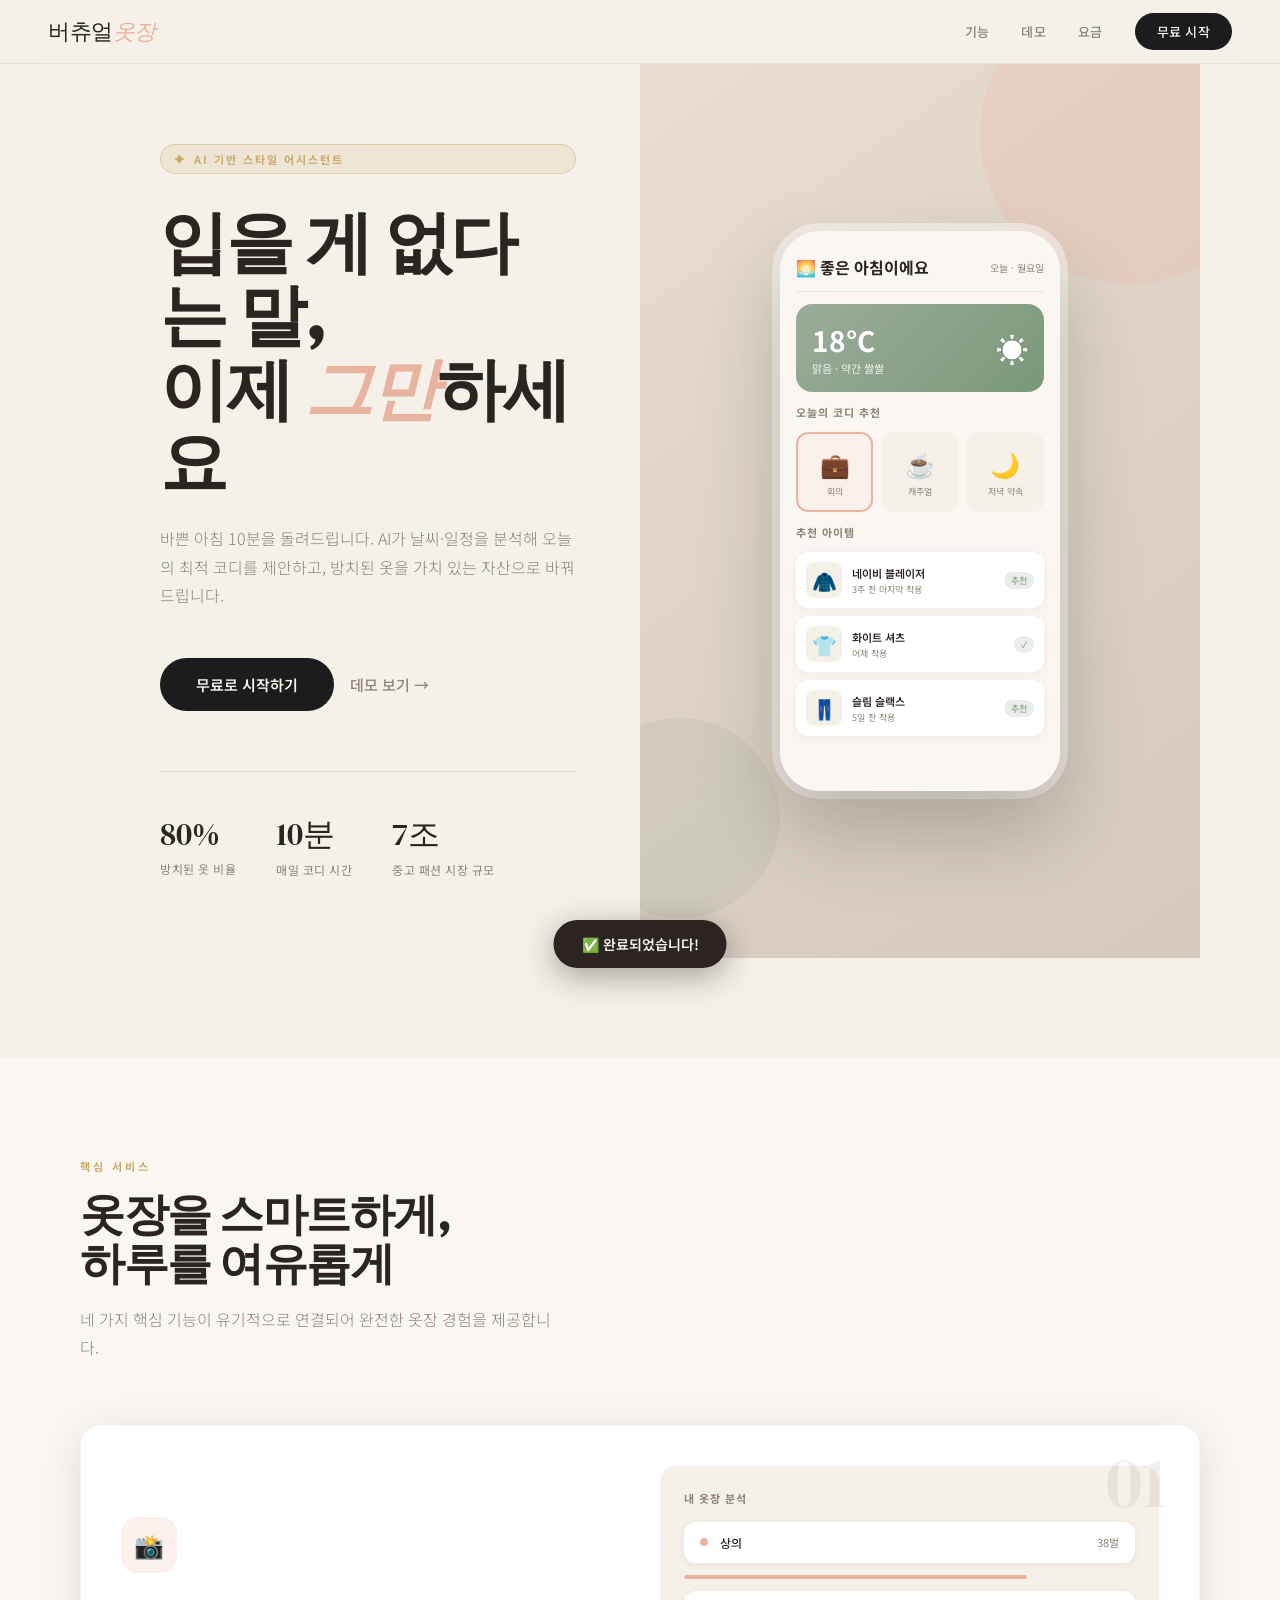
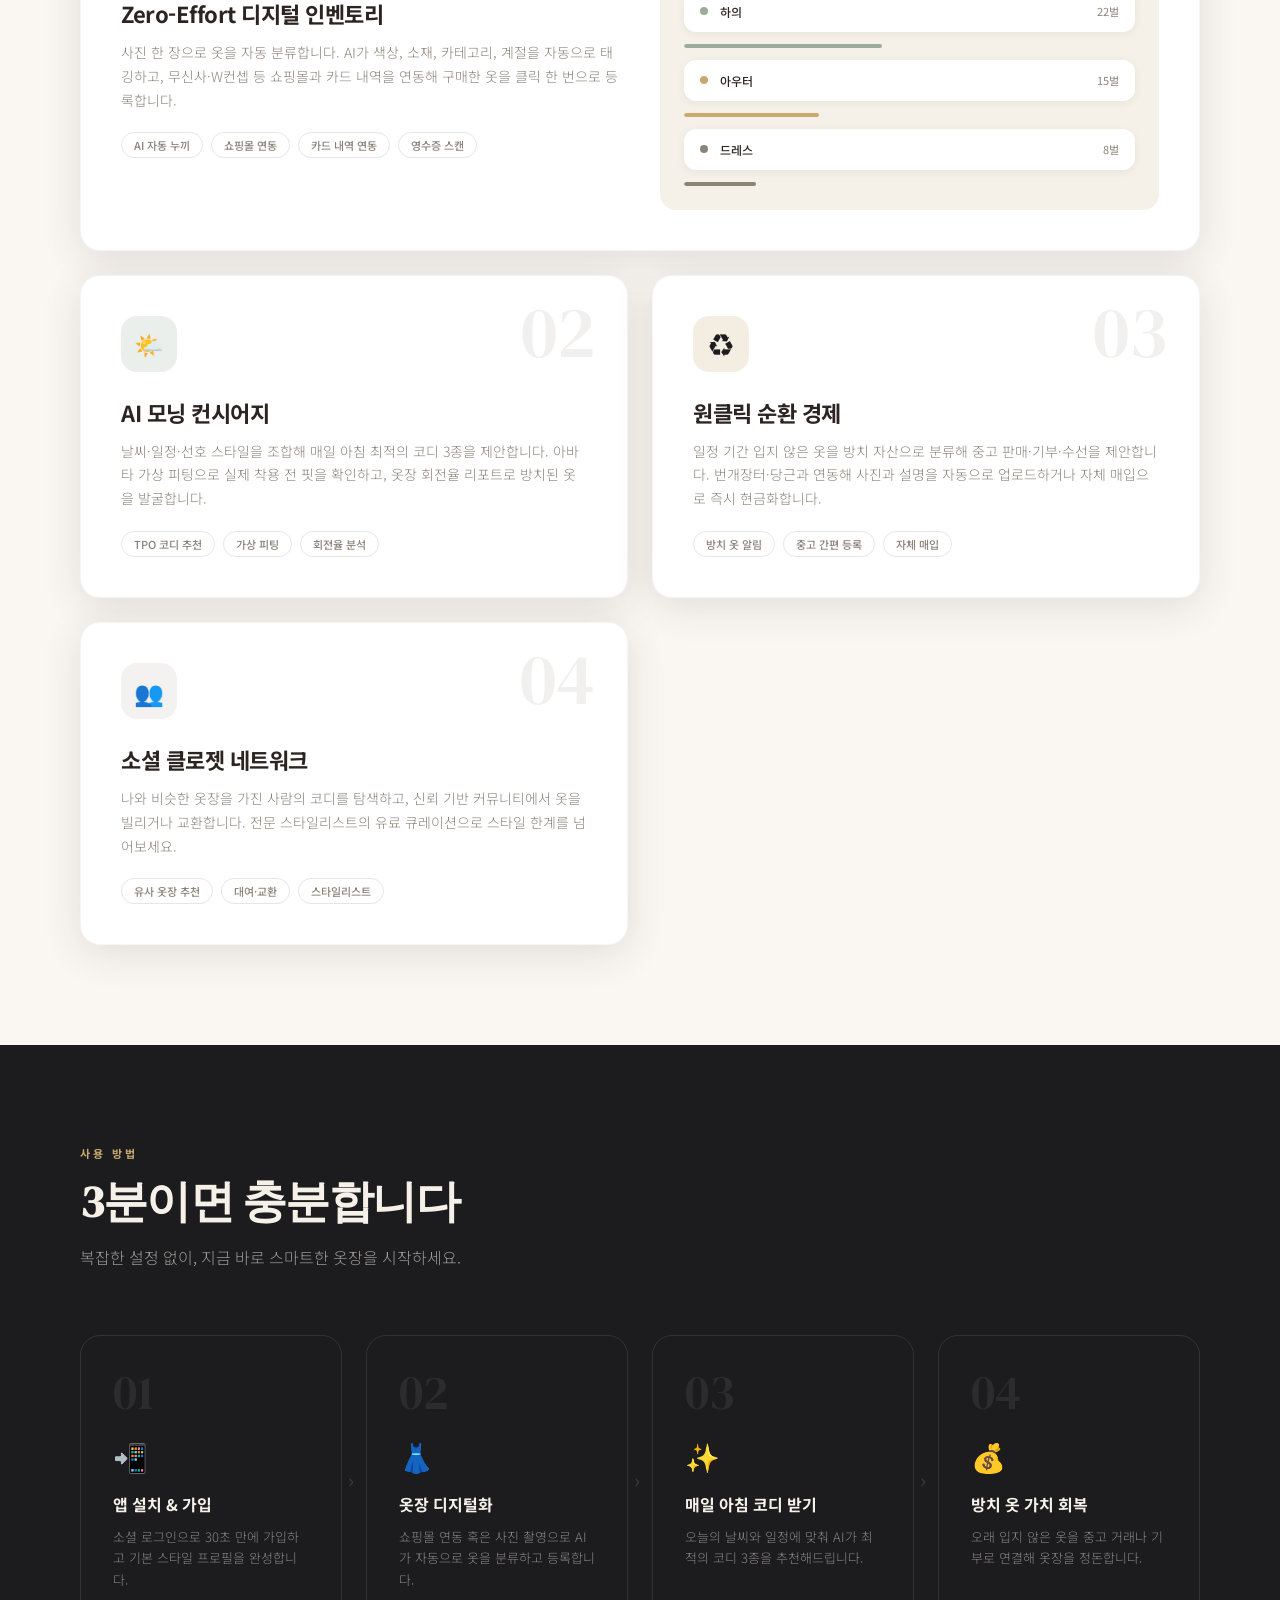
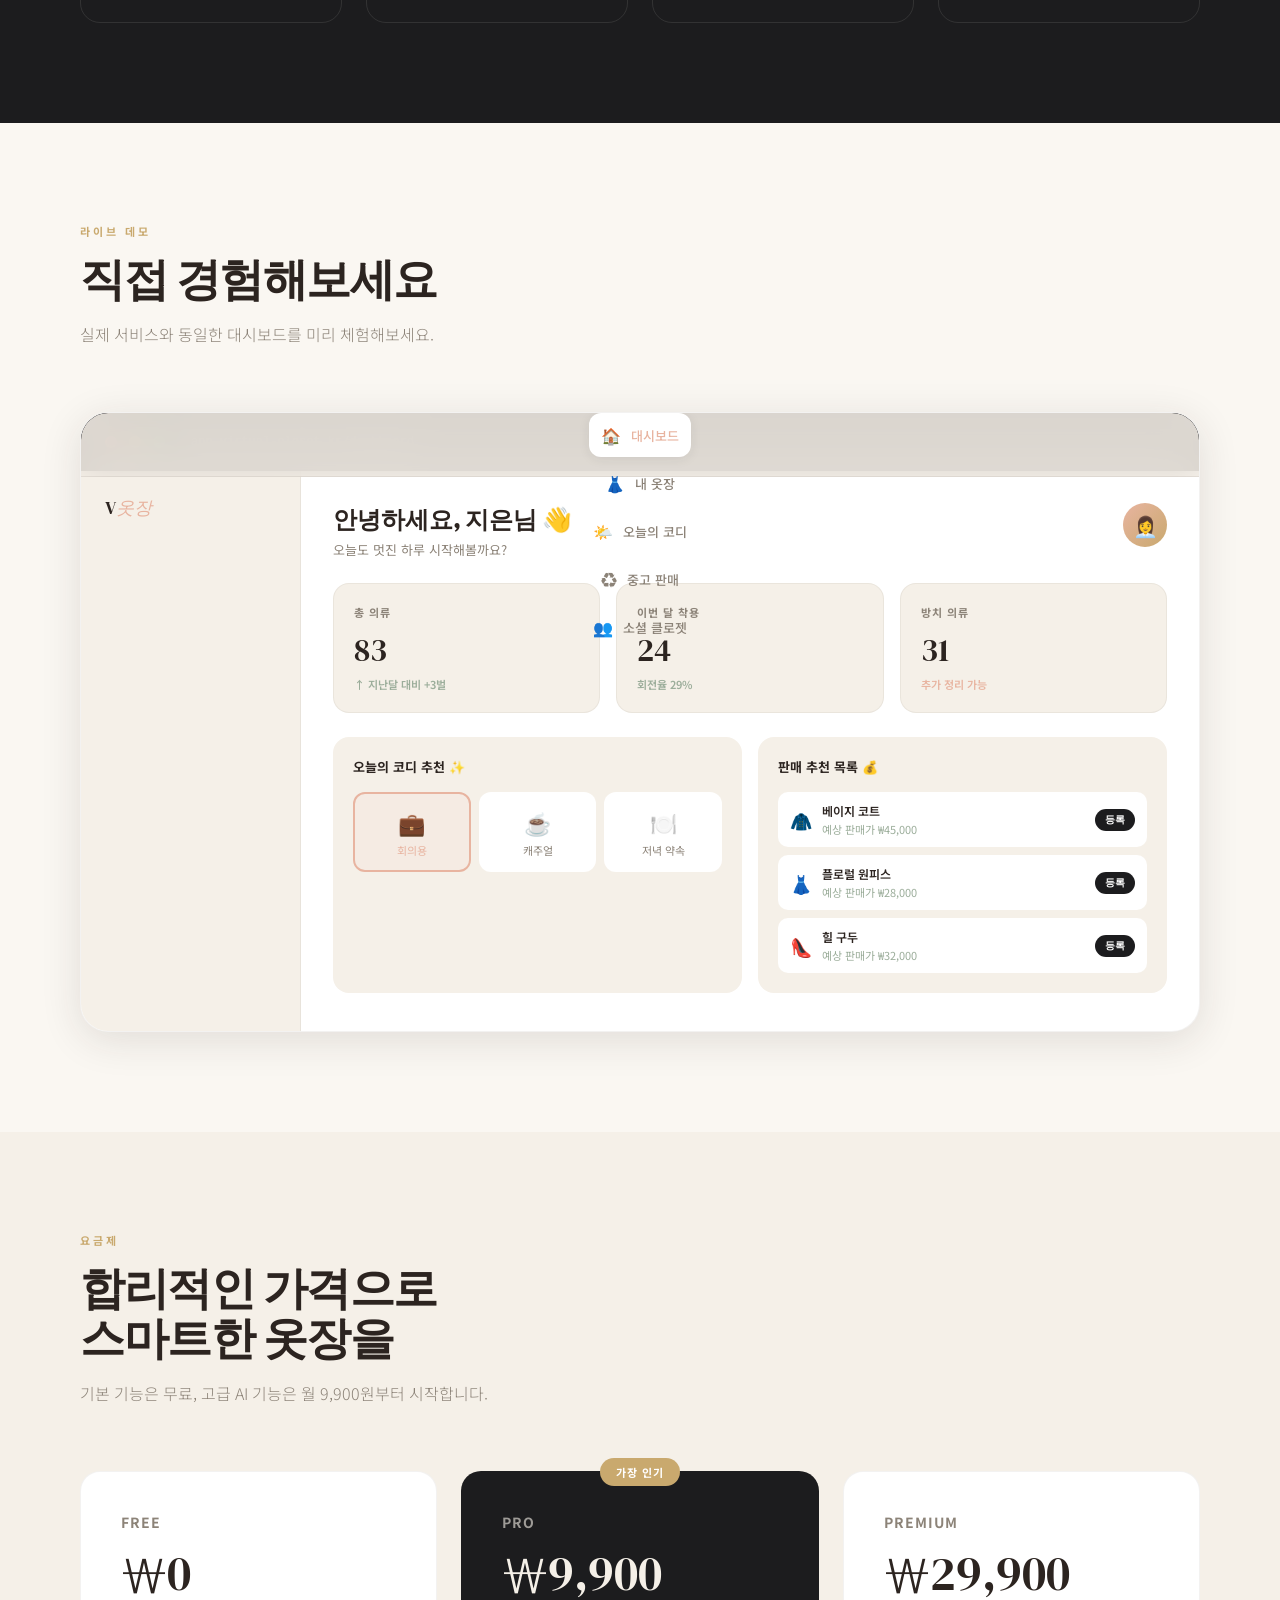
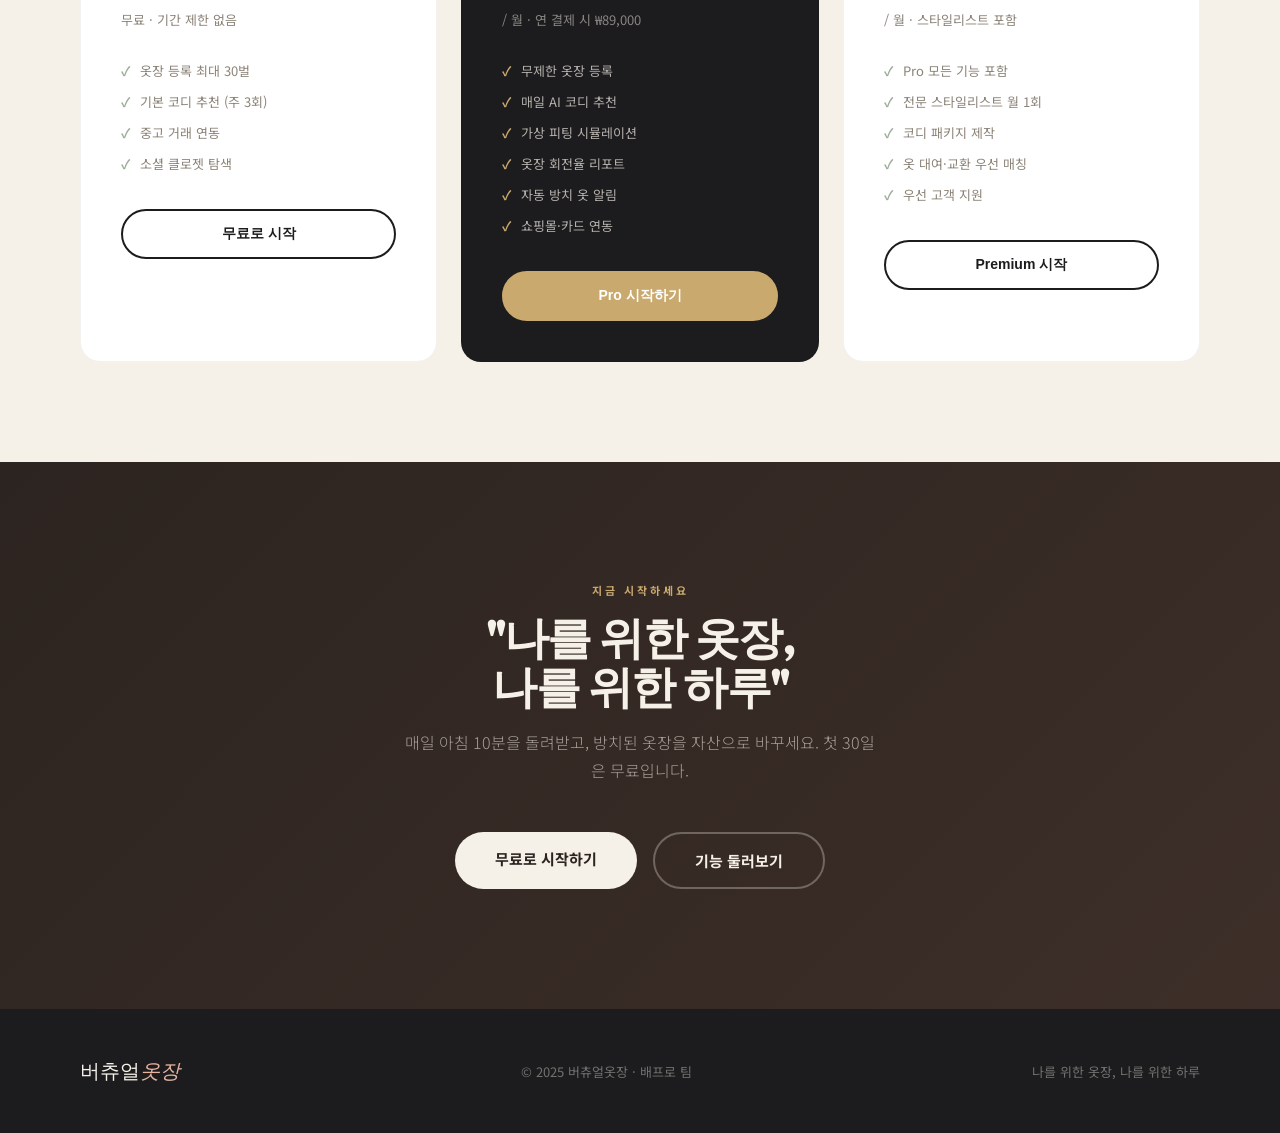
<file: closet (2).html>
<!DOCTYPE html>
<html lang="ko">
<head>
<meta charset="UTF-8">
<meta name="viewport" content="width=device-width, initial-scale=1.0">
<title>버츄얼 옷장 — 나를 위한 하루</title>
<link href="https://fonts.googleapis.com/css2?family=Noto+Serif+KR:wght@300;400;600;700&family=DM+Serif+Display:ital@0;1&family=Noto+Sans+KR:wght@300;400;500;700&display=swap" rel="stylesheet">
<style>
  :root {
    --cream: #F5F0E8;
    --warm-white: #FAF7F2;
    --charcoal: #1C1C1E;
    --stone: #8C8378;
    --blush: #E8B4A0;
    --sage: #9BAD9A;
    --gold: #C9A96E;
    --deep: #2C2420;
    --card-bg: rgba(255,255,255,0.7);
    --shadow: 0 8px 40px rgba(44,36,32,0.12);
    --radius: 20px;
  }

  * { margin: 0; padding: 0; box-sizing: border-box; }

  html { scroll-behavior: smooth; }

  body {
    background: var(--cream);
    color: var(--charcoal);
    font-family: 'Noto Sans KR', sans-serif;
    min-height: 100vh;
    overflow-x: hidden;
  }

  /* ── NAV ── */
  nav {
    position: fixed; top: 0; left: 0; right: 0; z-index: 100;
    background: rgba(245,240,232,0.88);
    backdrop-filter: blur(16px);
    border-bottom: 1px solid rgba(140,131,120,0.15);
    padding: 0 48px;
    height: 64px;
    display: flex; align-items: center; justify-content: space-between;
  }
  .nav-logo {
    font-family: 'DM Serif Display', serif;
    font-size: 22px;
    color: var(--deep);
    letter-spacing: -0.5px;
  }
  .nav-logo span { color: var(--blush); font-style: italic; }
  .nav-links { display: flex; gap: 32px; align-items: center; }
  .nav-links a {
    font-size: 13px; font-weight: 500;
    color: var(--stone); text-decoration: none;
    letter-spacing: 0.3px;
    transition: color .2s;
  }
  .nav-links a:hover { color: var(--charcoal); }
  .nav-cta {
    background: var(--charcoal);
    color: var(--cream) !important;
    padding: 9px 22px;
    border-radius: 100px;
    font-size: 13px !important;
    transition: background .2s, transform .15s !important;
  }
  .nav-cta:hover { background: var(--deep) !important; transform: translateY(-1px); }

  /* ── HERO ── */
  #hero {
    min-height: 100vh;
    display: grid; grid-template-columns: 1fr 1fr;
    padding-top: 64px;
    overflow: hidden;
  }
  .hero-left {
    padding: 80px 64px 80px 80px;
    display: flex; flex-direction: column; justify-content: center;
  }
  .hero-tag {
    display: inline-flex; align-items: center; gap: 8px;
    background: rgba(201,169,110,0.15);
    border: 1px solid rgba(201,169,110,0.4);
    color: var(--gold);
    font-size: 11px; font-weight: 700; letter-spacing: 2px; text-transform: uppercase;
    padding: 6px 14px; border-radius: 100px;
    margin-bottom: 32px;
  }
  .hero-tag::before { content: '✦'; font-size: 9px; }
  .hero-h1 {
    font-family: 'DM Serif Display', serif;
    font-size: clamp(42px, 5.5vw, 68px);
    line-height: 1.08;
    color: var(--deep);
    letter-spacing: -2px;
    margin-bottom: 24px;
  }
  .hero-h1 em { color: var(--blush); font-style: italic; }
  .hero-sub {
    font-size: 16px; line-height: 1.8;
    color: var(--stone); max-width: 420px;
    margin-bottom: 48px;
    font-weight: 300;
  }
  .hero-btns { display: flex; gap: 16px; align-items: center; flex-wrap: wrap; }
  .btn-primary {
    background: var(--charcoal); color: var(--cream);
    padding: 16px 36px; border-radius: 100px;
    font-size: 15px; font-weight: 600;
    border: none; cursor: pointer;
    transition: all .25s;
    text-decoration: none; display: inline-block;
  }
  .btn-primary:hover { background: var(--deep); transform: translateY(-2px); box-shadow: 0 12px 32px rgba(44,36,32,0.25); }
  .btn-ghost {
    color: var(--stone); font-size: 15px; font-weight: 500;
    text-decoration: none; display: inline-flex; align-items: center; gap: 8px;
    transition: color .2s;
  }
  .btn-ghost:hover { color: var(--charcoal); }
  .hero-stats {
    display: flex; gap: 40px; margin-top: 60px;
    padding-top: 40px; border-top: 1px solid rgba(140,131,120,0.2);
  }
  .stat-item { display: flex; flex-direction: column; gap: 4px; }
  .stat-num { font-family: 'DM Serif Display', serif; font-size: 32px; color: var(--deep); }
  .stat-label { font-size: 12px; color: var(--stone); letter-spacing: 0.5px; }

  .hero-right {
    background: linear-gradient(145deg, #E8DDD0 0%, #D4C9BC 100%);
    position: relative; overflow: hidden;
    display: flex; align-items: center; justify-content: center;
  }
  .hero-phone {
    width: 280px; height: 560px;
    background: var(--warm-white);
    border-radius: 40px;
    box-shadow: 0 40px 80px rgba(44,36,32,0.25), 0 0 0 8px rgba(255,255,255,0.5);
    position: relative; overflow: hidden;
    z-index: 2;
    animation: float 4s ease-in-out infinite;
  }
  @keyframes float {
    0%,100% { transform: translateY(0); }
    50% { transform: translateY(-12px); }
  }
  .phone-screen {
    width: 100%; height: 100%;
    background: var(--warm-white);
    padding: 24px 16px 16px;
    display: flex; flex-direction: column; gap: 12px;
  }
  .phone-header {
    display: flex; justify-content: space-between; align-items: center;
    padding-bottom: 12px; border-bottom: 1px solid rgba(140,131,120,0.15);
  }
  .phone-header-title { font-size: 16px; font-weight: 700; color: var(--deep); }
  .phone-header-date { font-size: 10px; color: var(--stone); }
  .phone-weather {
    background: linear-gradient(135deg, #9BAD9A, #7A9878);
    border-radius: 16px; padding: 16px;
    color: white;
    display: flex; justify-content: space-between; align-items: center;
  }
  .weather-temp { font-size: 28px; font-weight: 700; }
  .weather-desc { font-size: 11px; opacity: 0.85; }
  .weather-icon { font-size: 32px; }
  .phone-section-title { font-size: 11px; font-weight: 700; color: var(--stone); text-transform: uppercase; letter-spacing: 1px; }
  .outfit-cards { display: flex; gap: 8px; }
  .outfit-card {
    flex: 1; background: var(--cream);
    border-radius: 12px; padding: 12px 8px;
    text-align: center; cursor: pointer;
    border: 2px solid transparent;
    transition: all .2s;
  }
  .outfit-card.active { border-color: var(--blush); background: rgba(232,180,160,0.1); }
  .outfit-emoji { font-size: 24px; display: block; margin-bottom: 4px; }
  .outfit-label { font-size: 9px; color: var(--stone); }
  .phone-items { display: flex; flex-direction: column; gap: 8px; }
  .phone-item {
    display: flex; align-items: center; gap: 10px;
    background: white; border-radius: 12px; padding: 10px;
    box-shadow: 0 2px 8px rgba(44,36,32,0.06);
  }
  .item-emoji { font-size: 20px; width: 36px; height: 36px; background: var(--cream); border-radius: 8px; display: flex; align-items: center; justify-content: center; }
  .item-info { flex: 1; }
  .item-name { font-size: 11px; font-weight: 600; color: var(--deep); }
  .item-meta { font-size: 9px; color: var(--stone); margin-top: 2px; }
  .item-badge { font-size: 9px; padding: 2px 7px; border-radius: 100px; background: rgba(155,173,154,0.2); color: var(--sage); font-weight: 600; }

  .deco-circle1 {
    position: absolute; width: 300px; height: 300px;
    background: rgba(232,180,160,0.25); border-radius: 50%;
    top: -80px; right: -80px; z-index: 1;
  }
  .deco-circle2 {
    position: absolute; width: 200px; height: 200px;
    background: rgba(155,173,154,0.2); border-radius: 50%;
    bottom: 40px; left: -60px; z-index: 1;
  }

  /* ── SECTIONS ── */
  section { padding: 100px 80px; }
  .section-label {
    font-size: 11px; font-weight: 700; letter-spacing: 3px; text-transform: uppercase;
    color: var(--gold); margin-bottom: 16px;
  }
  .section-title {
    font-family: 'DM Serif Display', serif;
    font-size: clamp(32px, 3.5vw, 48px);
    color: var(--deep); letter-spacing: -1.5px;
    line-height: 1.1; margin-bottom: 16px;
  }
  .section-sub { font-size: 16px; color: var(--stone); max-width: 480px; line-height: 1.75; font-weight: 300; }

  /* ── FEATURES ── */
  #features { background: var(--warm-white); }
  .features-grid {
    display: grid; grid-template-columns: repeat(2, 1fr); gap: 24px;
    margin-top: 64px;
  }
  .feature-card {
    background: white;
    border-radius: var(--radius); padding: 40px;
    box-shadow: var(--shadow);
    position: relative; overflow: hidden;
    cursor: pointer;
    transition: transform .3s, box-shadow .3s;
    border: 1px solid rgba(140,131,120,0.08);
  }
  .feature-card:hover { transform: translateY(-6px); box-shadow: 0 20px 60px rgba(44,36,32,0.16); }
  .feature-card.large { grid-column: 1 / -1; display: grid; grid-template-columns: 1fr 1fr; gap: 40px; align-items: center; }
  .feature-num {
    font-family: 'DM Serif Display', serif;
    font-size: 72px; font-weight: 400;
    color: rgba(140,131,120,0.12); line-height: 1;
    position: absolute; top: 20px; right: 32px;
  }
  .feature-icon {
    width: 56px; height: 56px; border-radius: 16px;
    display: flex; align-items: center; justify-content: center;
    font-size: 24px; margin-bottom: 24px;
  }
  .fi-1 { background: rgba(232,180,160,0.2); }
  .fi-2 { background: rgba(155,173,154,0.2); }
  .fi-3 { background: rgba(201,169,110,0.2); }
  .fi-4 { background: rgba(140,131,120,0.1); }
  .feature-title { font-size: 22px; font-weight: 700; color: var(--deep); margin-bottom: 12px; letter-spacing: -0.5px; }
  .feature-desc { font-size: 14px; color: var(--stone); line-height: 1.7; font-weight: 300; }
  .feature-tags { display: flex; flex-wrap: wrap; gap: 8px; margin-top: 20px; }
  .ftag {
    font-size: 11px; padding: 4px 12px; border-radius: 100px;
    border: 1px solid rgba(140,131,120,0.2); color: var(--stone);
    font-weight: 500;
  }
  .feature-visual {
    background: var(--cream); border-radius: 16px; padding: 24px;
    display: flex; flex-direction: column; gap: 12px;
  }
  .fv-row {
    display: flex; align-items: center; gap: 12px;
    background: white; border-radius: 12px; padding: 12px 16px;
    box-shadow: 0 2px 8px rgba(44,36,32,0.06);
  }
  .fv-dot { width: 8px; height: 8px; border-radius: 50%; }
  .fv-text { font-size: 12px; color: var(--deep); font-weight: 500; flex: 1; }
  .fv-val { font-size: 11px; color: var(--stone); }
  .fv-bar {
    height: 4px; background: var(--cream); border-radius: 4px;
    overflow: hidden;
  }
  .fv-fill { height: 100%; border-radius: 4px; transition: width 1s ease; }

  /* ── HOW IT WORKS ── */
  #how { background: var(--charcoal); }
  #how .section-label { color: var(--gold); }
  #how .section-title { color: var(--cream); }
  #how .section-sub { color: rgba(245,240,232,0.6); }
  .steps {
    display: grid; grid-template-columns: repeat(4, 1fr); gap: 24px;
    margin-top: 64px;
  }
  .step {
    padding: 32px;
    border: 1px solid rgba(245,240,232,0.1);
    border-radius: var(--radius);
    position: relative;
    transition: border-color .3s, background .3s;
    cursor: pointer;
  }
  .step:hover { border-color: var(--gold); background: rgba(201,169,110,0.05); }
  .step-num {
    font-family: 'DM Serif Display', serif;
    font-size: 48px; color: rgba(245,240,232,0.08); line-height: 1;
    margin-bottom: 20px;
  }
  .step-icon { font-size: 28px; margin-bottom: 16px; }
  .step-title { font-size: 16px; font-weight: 700; color: var(--cream); margin-bottom: 10px; }
  .step-desc { font-size: 13px; color: rgba(245,240,232,0.5); line-height: 1.65; font-weight: 300; }
  .step-arrow {
    position: absolute; right: -13px; top: 50%; transform: translateY(-50%);
    color: rgba(245,240,232,0.15); font-size: 20px; z-index: 1;
  }
  .step:last-child .step-arrow { display: none; }

  /* ── DASHBOARD DEMO ── */
  #demo { background: var(--warm-white); }
  .demo-container {
    margin-top: 64px;
    background: white; border-radius: 28px;
    box-shadow: var(--shadow);
    overflow: hidden; border: 1px solid rgba(140,131,120,0.1);
  }
  .demo-topbar {
    background: var(--charcoal); padding: 16px 24px;
    display: flex; align-items: center; gap: 12px;
  }
  .tb-dot { width: 12px; height: 12px; border-radius: 50%; }
  .tb-dot:nth-child(1) { background: #FF5F57; }
  .tb-dot:nth-child(2) { background: #FFBD2E; }
  .tb-dot:nth-child(3) { background: #28C840; }
  .tb-url {
    flex: 1; background: rgba(255,255,255,0.08); border-radius: 8px;
    padding: 6px 14px; font-size: 12px; color: rgba(255,255,255,0.5);
    font-family: monospace;
  }
  .demo-layout { display: grid; grid-template-columns: 220px 1fr; min-height: 560px; }
  .demo-sidebar {
    background: var(--cream); border-right: 1px solid rgba(140,131,120,0.12);
    padding: 24px 16px;
  }
  .demo-sidebar-logo { font-family: 'DM Serif Display', serif; font-size: 18px; color: var(--deep); margin-bottom: 32px; padding: 0 8px; }
  .demo-sidebar-logo span { color: var(--blush); font-style: italic; }
  .sidebar-nav { display: flex; flex-direction: column; gap: 4px; }
  .snav-item {
    display: flex; align-items: center; gap: 10px;
    padding: 10px 12px; border-radius: 12px;
    font-size: 13px; color: var(--stone); cursor: pointer;
    transition: all .2s; font-weight: 500;
  }
  .snav-item:hover, .snav-item.active {
    background: white; color: var(--deep);
    box-shadow: 0 2px 12px rgba(44,36,32,0.08);
  }
  .snav-item.active { color: var(--blush); }
  .snav-icon { font-size: 16px; }
  .demo-main { padding: 32px; display: flex; flex-direction: column; gap: 24px; overflow: hidden; }
  .demo-greeting { display: flex; justify-content: space-between; align-items: flex-start; }
  .greeting-text h2 { font-family: 'DM Serif Display', serif; font-size: 24px; color: var(--deep); }
  .greeting-text p { font-size: 13px; color: var(--stone); margin-top: 4px; }
  .greeting-avatar {
    width: 44px; height: 44px; border-radius: 50%;
    background: linear-gradient(135deg, var(--blush), var(--gold));
    display: flex; align-items: center; justify-content: center;
    font-size: 20px;
  }
  .demo-cards { display: grid; grid-template-columns: repeat(3, 1fr); gap: 16px; }
  .dcard {
    background: var(--cream); border-radius: 16px; padding: 20px;
    border: 1px solid rgba(140,131,120,0.1);
  }
  .dcard-label { font-size: 11px; color: var(--stone); text-transform: uppercase; letter-spacing: 1px; margin-bottom: 8px; font-weight: 700; }
  .dcard-value { font-family: 'DM Serif Display', serif; font-size: 32px; color: var(--deep); }
  .dcard-sub { font-size: 11px; color: var(--sage); margin-top: 4px; font-weight: 600; }
  .demo-bottom { display: grid; grid-template-columns: 1fr 1fr; gap: 16px; }
  .dbottom-card { background: var(--cream); border-radius: 16px; padding: 20px; }
  .dbottom-title { font-size: 13px; font-weight: 700; color: var(--deep); margin-bottom: 16px; }
  .outfit-row { display: flex; gap: 8px; }
  .oc {
    flex: 1; background: white; border-radius: 12px; padding: 12px 8px;
    text-align: center; font-size: 11px; color: var(--stone);
    border: 2px solid transparent; cursor: pointer; transition: all .2s;
  }
  .oc:hover, .oc.sel { border-color: var(--blush); color: var(--blush); background: rgba(232,180,160,0.08); }
  .oc-icon { font-size: 22px; display: block; margin-bottom: 4px; }
  .resale-list { display: flex; flex-direction: column; gap: 8px; }
  .resale-item { display: flex; align-items: center; gap: 10px; background: white; border-radius: 10px; padding: 10px 12px; }
  .ri-icon { font-size: 18px; }
  .ri-name { font-size: 12px; font-weight: 600; color: var(--deep); }
  .ri-price { font-size: 11px; color: var(--sage); margin-top: 2px; }
  .ri-btn {
    margin-left: auto; font-size: 10px; padding: 4px 10px;
    background: var(--charcoal); color: white; border-radius: 100px;
    border: none; cursor: pointer; font-weight: 600;
    transition: background .2s;
  }
  .ri-btn:hover { background: var(--deep); }

  /* ── PRICING ── */
  #pricing { background: var(--cream); }
  .pricing-grid { display: grid; grid-template-columns: repeat(3, 1fr); gap: 24px; margin-top: 64px; }
  .pricing-card {
    background: white; border-radius: var(--radius); padding: 40px;
    border: 1px solid rgba(140,131,120,0.1);
    transition: transform .3s, box-shadow .3s;
  }
  .pricing-card:hover { transform: translateY(-6px); box-shadow: var(--shadow); }
  .pricing-card.featured {
    background: var(--charcoal); border-color: transparent;
    position: relative;
  }
  .featured-badge {
    position: absolute; top: -14px; left: 50%; transform: translateX(-50%);
    background: var(--gold); color: white;
    font-size: 11px; font-weight: 700; letter-spacing: 1px; text-transform: uppercase;
    padding: 6px 16px; border-radius: 100px;
  }
  .plan-name { font-size: 14px; font-weight: 700; letter-spacing: 1px; text-transform: uppercase; color: var(--stone); margin-bottom: 8px; }
  .pricing-card.featured .plan-name { color: rgba(245,240,232,0.6); }
  .plan-price { font-family: 'DM Serif Display', serif; font-size: 48px; color: var(--deep); margin-bottom: 4px; }
  .pricing-card.featured .plan-price { color: var(--cream); }
  .plan-period { font-size: 13px; color: var(--stone); margin-bottom: 32px; }
  .pricing-card.featured .plan-period { color: rgba(245,240,232,0.5); }
  .plan-features { display: flex; flex-direction: column; gap: 12px; margin-bottom: 36px; }
  .pf { display: flex; align-items: center; gap: 10px; font-size: 13px; color: var(--stone); }
  .pricing-card.featured .pf { color: rgba(245,240,232,0.7); }
  .pf::before { content: '✓'; color: var(--sage); font-weight: 700; flex-shrink: 0; }
  .pricing-card.featured .pf::before { color: var(--gold); }
  .plan-btn {
    width: 100%; padding: 14px;
    border-radius: 100px; font-size: 14px; font-weight: 700;
    border: 2px solid var(--charcoal); background: transparent;
    color: var(--charcoal); cursor: pointer; transition: all .25s;
  }
  .plan-btn:hover { background: var(--charcoal); color: white; }
  .pricing-card.featured .plan-btn {
    border-color: var(--gold); background: var(--gold); color: white;
  }
  .pricing-card.featured .plan-btn:hover { background: #b8944f; border-color: #b8944f; }

  /* ── CTA ── */
  #cta {
    background: linear-gradient(135deg, var(--deep) 0%, #3D2E28 100%);
    text-align: center; padding: 120px 80px;
  }
  #cta .section-title { color: var(--cream); }
  #cta .section-sub { color: rgba(245,240,232,0.6); margin: 0 auto 48px; max-width: 480px; }
  .cta-btns { display: flex; gap: 16px; justify-content: center; }
  .btn-cta-white {
    background: var(--cream); color: var(--deep);
    padding: 16px 40px; border-radius: 100px;
    font-size: 15px; font-weight: 700; border: none; cursor: pointer;
    transition: all .25s; text-decoration: none;
  }
  .btn-cta-white:hover { background: white; transform: translateY(-2px); box-shadow: 0 16px 40px rgba(0,0,0,0.3); }
  .btn-cta-outline {
    background: transparent; color: var(--cream);
    padding: 16px 40px; border-radius: 100px;
    font-size: 15px; font-weight: 700; border: 2px solid rgba(245,240,232,0.3);
    cursor: pointer; transition: all .25s; text-decoration: none;
  }
  .btn-cta-outline:hover { border-color: var(--cream); background: rgba(245,240,232,0.08); }

  /* ── FOOTER ── */
  footer {
    background: var(--charcoal); color: rgba(245,240,232,0.4);
    padding: 48px 80px; font-size: 13px;
    display: flex; justify-content: space-between; align-items: center;
  }
  .footer-logo { font-family: 'DM Serif Display', serif; font-size: 20px; color: var(--cream); }
  .footer-logo span { color: var(--blush); font-style: italic; }

  /* ── MODAL ── */
  .modal-overlay {
    display: none; position: fixed; inset: 0; z-index: 200;
    background: rgba(28,28,30,0.7); backdrop-filter: blur(8px);
    align-items: center; justify-content: center;
  }
  .modal-overlay.open { display: flex; }
  .modal {
    background: var(--warm-white); border-radius: 28px;
    width: 480px; max-width: 90vw; max-height: 90vh; overflow-y: auto;
    padding: 48px; box-shadow: 0 40px 80px rgba(44,36,32,0.4);
    animation: modalIn .3s ease;
  }
  @keyframes modalIn {
    from { opacity: 0; transform: scale(0.95) translateY(20px); }
    to { opacity: 1; transform: scale(1) translateY(0); }
  }
  .modal-title { font-family: 'DM Serif Display', serif; font-size: 28px; color: var(--deep); margin-bottom: 8px; }
  .modal-sub { font-size: 14px; color: var(--stone); margin-bottom: 32px; line-height: 1.6; }
  .form-group { margin-bottom: 20px; }
  .form-label { font-size: 12px; font-weight: 700; color: var(--stone); text-transform: uppercase; letter-spacing: 1px; margin-bottom: 8px; display: block; }
  .form-input {
    width: 100%; padding: 14px 16px;
    border: 1px solid rgba(140,131,120,0.25); border-radius: 12px;
    background: white; font-size: 14px; color: var(--deep);
    font-family: 'Noto Sans KR', sans-serif;
    outline: none; transition: border-color .2s;
  }
  .form-input:focus { border-color: var(--blush); }
  .form-select { appearance: none; }
  .modal-submit {
    width: 100%; padding: 16px; background: var(--charcoal); color: var(--cream);
    border: none; border-radius: 100px; font-size: 15px; font-weight: 700;
    cursor: pointer; margin-top: 8px; transition: all .25s;
    font-family: 'Noto Sans KR', sans-serif;
  }
  .modal-submit:hover { background: var(--deep); transform: translateY(-1px); }
  .modal-close {
    position: absolute; top: 20px; right: 20px;
    width: 36px; height: 36px; border-radius: 50%;
    background: rgba(140,131,120,0.15); border: none; cursor: pointer;
    font-size: 18px; color: var(--stone); display: flex; align-items: center; justify-content: center;
    transition: background .2s;
  }
  .modal-close:hover { background: rgba(140,131,120,0.25); }
  .modal { position: relative; }

  /* ── TOAST ── */
  .toast {
    position: fixed; bottom: 32px; left: 50%; transform: translateX(-50%) translateY(100px);
    background: var(--deep); color: var(--cream); padding: 14px 28px;
    border-radius: 100px; font-size: 14px; font-weight: 600;
    box-shadow: 0 8px 32px rgba(44,36,32,0.4); z-index: 300;
    transition: transform .4s cubic-bezier(0.34, 1.56, 0.64, 1);
    pointer-events: none;
  }
  .toast.show { transform: translateX(-50%) translateY(0); }

  /* ── ANIMATIONS ── */
  .fade-in { opacity: 0; transform: translateY(24px); transition: opacity .6s, transform .6s; }
  .fade-in.visible { opacity: 1; transform: translateY(0); }

  @media (max-width: 900px) {
    #hero { grid-template-columns: 1fr; }
    .hero-right { height: 400px; }
    nav { padding: 0 24px; }
    section { padding: 60px 24px; }
    .features-grid { grid-template-columns: 1fr; }
    .feature-card.large { grid-template-columns: 1fr; }
    .steps { grid-template-columns: repeat(2, 1fr); }
    .pricing-grid { grid-template-columns: 1fr; }
    .demo-layout { grid-template-columns: 1fr; }
    .demo-sidebar { display: none; }
    footer { flex-direction: column; gap: 16px; text-align: center; }
    .hero-left { padding: 48px 24px; }
  }
</style>
</head>
<body>

<!-- NAV -->
<nav>
  <div class="nav-logo">버츄얼<span>옷장</span></div>
  <div class="nav-links">
    <a href="#features">기능</a>
    <a href="#demo">데모</a>
    <a href="#pricing">요금</a>
    <a href="#" class="nav-cta" onclick="openModal(); return false;">무료 시작</a>
  </div>
</nav>

<!-- HERO -->
<section id="hero">
  <div class="hero-left fade-in">
    <div class="hero-tag">AI 기반 스타일 어시스턴트</div>
    <h1 class="hero-h1">
      입을 게 없다는 말,<br>
      이제 <em>그만</em>하세요
    </h1>
    <p class="hero-sub">
      바쁜 아침 10분을 돌려드립니다. AI가 날씨·일정을 분석해 오늘의 최적 코디를 제안하고, 방치된 옷을 가치 있는 자산으로 바꿔드립니다.
    </p>
    <div class="hero-btns">
      <a href="#" class="btn-primary" onclick="openModal(); return false;">무료로 시작하기</a>
      <a href="#demo" class="btn-ghost">데모 보기 →</a>
    </div>
    <div class="hero-stats">
      <div class="stat-item">
        <span class="stat-num">80%</span>
        <span class="stat-label">방치된 옷 비율</span>
      </div>
      <div class="stat-item">
        <span class="stat-num">10분</span>
        <span class="stat-label">매일 코디 시간</span>
      </div>
      <div class="stat-item">
        <span class="stat-num">7조</span>
        <span class="stat-label">중고 패션 시장 규모</span>
      </div>
    </div>
  </div>
  <div class="hero-right">
    <div class="deco-circle1"></div>
    <div class="deco-circle2"></div>
    <div class="hero-phone">
      <div class="phone-screen">
        <div class="phone-header">
          <span class="phone-header-title">🌅 좋은 아침이에요</span>
          <span class="phone-header-date">오늘 · 월요일</span>
        </div>
        <div class="phone-weather">
          <div>
            <div class="weather-temp">18°C</div>
            <div class="weather-desc">맑음 · 약간 쌀쌀</div>
          </div>
          <div class="weather-icon">☀️</div>
        </div>
        <div class="phone-section-title">오늘의 코디 추천</div>
        <div class="outfit-cards">
          <div class="outfit-card active">
            <span class="outfit-emoji">💼</span>
            <div class="outfit-label">회의</div>
          </div>
          <div class="outfit-card">
            <span class="outfit-emoji">☕</span>
            <div class="outfit-label">캐주얼</div>
          </div>
          <div class="outfit-card">
            <span class="outfit-emoji">🌙</span>
            <div class="outfit-label">저녁 약속</div>
          </div>
        </div>
        <div class="phone-section-title">추천 아이템</div>
        <div class="phone-items">
          <div class="phone-item">
            <div class="item-emoji">🧥</div>
            <div class="item-info">
              <div class="item-name">네이비 블레이저</div>
              <div class="item-meta">3주 전 마지막 착용</div>
            </div>
            <span class="item-badge">추천</span>
          </div>
          <div class="phone-item">
            <div class="item-emoji">👕</div>
            <div class="item-info">
              <div class="item-name">화이트 셔츠</div>
              <div class="item-meta">어제 착용</div>
            </div>
            <span class="item-badge">✓</span>
          </div>
          <div class="phone-item">
            <div class="item-emoji">👖</div>
            <div class="item-info">
              <div class="item-name">슬림 슬랙스</div>
              <div class="item-meta">5일 전 착용</div>
            </div>
            <span class="item-badge">추천</span>
          </div>
        </div>
      </div>
    </div>
  </div>
</section>

<!-- FEATURES -->
<section id="features">
  <div class="section-label">핵심 서비스</div>
  <h2 class="section-title">옷장을 스마트하게,<br>하루를 여유롭게</h2>
  <p class="section-sub">네 가지 핵심 기능이 유기적으로 연결되어 완전한 옷장 경험을 제공합니다.</p>

  <div class="features-grid">
    <div class="feature-card large fade-in">
      <div>
        <div class="feature-num">01</div>
        <div class="feature-icon fi-1">📸</div>
        <div class="feature-title">Zero-Effort 디지털 인벤토리</div>
        <div class="feature-desc">
          사진 한 장으로 옷을 자동 분류합니다. AI가 색상, 소재, 카테고리, 계절을 자동으로 태깅하고, 무신사·W컨셉 등 쇼핑몰과 카드 내역을 연동해 구매한 옷을 클릭 한 번으로 등록합니다.
        </div>
        <div class="feature-tags">
          <span class="ftag">AI 자동 누끼</span>
          <span class="ftag">쇼핑몰 연동</span>
          <span class="ftag">카드 내역 연동</span>
          <span class="ftag">영수증 스캔</span>
        </div>
      </div>
      <div class="feature-visual">
        <div style="font-size:11px;color:var(--stone);font-weight:700;text-transform:uppercase;letter-spacing:1px;margin-bottom:4px;">내 옷장 분석</div>
        <div class="fv-row">
          <div class="fv-dot" style="background:var(--blush)"></div>
          <div class="fv-text">상의</div>
          <div class="fv-val">38벌</div>
        </div>
        <div class="fv-bar"><div class="fv-fill" style="background:var(--blush);width:76%"></div></div>
        <div class="fv-row">
          <div class="fv-dot" style="background:var(--sage)"></div>
          <div class="fv-text">하의</div>
          <div class="fv-val">22벌</div>
        </div>
        <div class="fv-bar"><div class="fv-fill" style="background:var(--sage);width:44%"></div></div>
        <div class="fv-row">
          <div class="fv-dot" style="background:var(--gold)"></div>
          <div class="fv-text">아우터</div>
          <div class="fv-val">15벌</div>
        </div>
        <div class="fv-bar"><div class="fv-fill" style="background:var(--gold);width:30%"></div></div>
        <div class="fv-row">
          <div class="fv-dot" style="background:var(--stone)"></div>
          <div class="fv-text">드레스</div>
          <div class="fv-val">8벌</div>
        </div>
        <div class="fv-bar"><div class="fv-fill" style="background:var(--stone);width:16%"></div></div>
      </div>
    </div>

    <div class="feature-card fade-in">
      <div class="feature-num">02</div>
      <div class="feature-icon fi-2">🌤️</div>
      <div class="feature-title">AI 모닝 컨시어지</div>
      <div class="feature-desc">날씨·일정·선호 스타일을 조합해 매일 아침 최적의 코디 3종을 제안합니다. 아바타 가상 피팅으로 실제 착용 전 핏을 확인하고, 옷장 회전율 리포트로 방치된 옷을 발굴합니다.</div>
      <div class="feature-tags">
        <span class="ftag">TPO 코디 추천</span>
        <span class="ftag">가상 피팅</span>
        <span class="ftag">회전율 분석</span>
      </div>
    </div>

    <div class="feature-card fade-in">
      <div class="feature-num">03</div>
      <div class="feature-icon fi-3">♻️</div>
      <div class="feature-title">원클릭 순환 경제</div>
      <div class="feature-desc">일정 기간 입지 않은 옷을 방치 자산으로 분류해 중고 판매·기부·수선을 제안합니다. 번개장터·당근과 연동해 사진과 설명을 자동으로 업로드하거나 자체 매입으로 즉시 현금화합니다.</div>
      <div class="feature-tags">
        <span class="ftag">방치 옷 알림</span>
        <span class="ftag">중고 간편 등록</span>
        <span class="ftag">자체 매입</span>
      </div>
    </div>

    <div class="feature-card fade-in">
      <div class="feature-num">04</div>
      <div class="feature-icon fi-4">👥</div>
      <div class="feature-title">소셜 클로젯 네트워크</div>
      <div class="feature-desc">나와 비슷한 옷장을 가진 사람의 코디를 탐색하고, 신뢰 기반 커뮤니티에서 옷을 빌리거나 교환합니다. 전문 스타일리스트의 유료 큐레이션으로 스타일 한계를 넘어보세요.</div>
      <div class="feature-tags">
        <span class="ftag">유사 옷장 추천</span>
        <span class="ftag">대여·교환</span>
        <span class="ftag">스타일리스트</span>
      </div>
    </div>
  </div>
</section>

<!-- HOW IT WORKS -->
<section id="how">
  <div class="section-label">사용 방법</div>
  <h2 class="section-title">3분이면 충분합니다</h2>
  <p class="section-sub">복잡한 설정 없이, 지금 바로 스마트한 옷장을 시작하세요.</p>
  <div class="steps">
    <div class="step fade-in">
      <div class="step-num">01</div>
      <div class="step-icon">📲</div>
      <div class="step-title">앱 설치 & 가입</div>
      <div class="step-desc">소셜 로그인으로 30초 만에 가입하고 기본 스타일 프로필을 완성합니다.</div>
      <div class="step-arrow">›</div>
    </div>
    <div class="step fade-in">
      <div class="step-num">02</div>
      <div class="step-icon">👗</div>
      <div class="step-title">옷장 디지털화</div>
      <div class="step-desc">쇼핑몰 연동 혹은 사진 촬영으로 AI가 자동으로 옷을 분류하고 등록합니다.</div>
      <div class="step-arrow">›</div>
    </div>
    <div class="step fade-in">
      <div class="step-num">03</div>
      <div class="step-icon">✨</div>
      <div class="step-title">매일 아침 코디 받기</div>
      <div class="step-desc">오늘의 날씨와 일정에 맞춰 AI가 최적의 코디 3종을 추천해드립니다.</div>
      <div class="step-arrow">›</div>
    </div>
    <div class="step fade-in">
      <div class="step-num">04</div>
      <div class="step-icon">💰</div>
      <div class="step-title">방치 옷 가치 회복</div>
      <div class="step-desc">오래 입지 않은 옷을 중고 거래나 기부로 연결해 옷장을 정돈합니다.</div>
    </div>
  </div>
</section>

<!-- DEMO DASHBOARD -->
<section id="demo">
  <div class="section-label">라이브 데모</div>
  <h2 class="section-title">직접 경험해보세요</h2>
  <p class="section-sub">실제 서비스와 동일한 대시보드를 미리 체험해보세요.</p>

  <div class="demo-container fade-in">
    <div class="demo-topbar">
      <div class="tb-dot"></div>
      <div class="tb-dot"></div>
      <div class="tb-dot"></div>
      <div class="tb-url">app.virtual-closet.kr/dashboard</div>
    </div>
    <div class="demo-layout">
      <div class="demo-sidebar">
        <div class="demo-sidebar-logo">V<span>옷장</span></div>
        <nav class="sidebar-nav">
          <div class="snav-item active" onclick="switchTab(this,'dashboard')"><span class="snav-icon">🏠</span> 대시보드</div>
          <div class="snav-item" onclick="switchTab(this,'closet')"><span class="snav-icon">👗</span> 내 옷장</div>
          <div class="snav-item" onclick="switchTab(this,'today')"><span class="snav-icon">🌤️</span> 오늘의 코디</div>
          <div class="snav-item" onclick="switchTab(this,'recycle')"><span class="snav-icon">♻️</span> 중고 판매</div>
          <div class="snav-item" onclick="switchTab(this,'social')"><span class="snav-icon">👥</span> 소셜 클로젯</div>
        </nav>
      </div>
      <div class="demo-main" id="demo-content">
        <!-- Default Dashboard -->
        <div class="demo-greeting">
          <div class="greeting-text">
            <h2>안녕하세요, 지은님 👋</h2>
            <p>오늘도 멋진 하루 시작해볼까요?</p>
          </div>
          <div class="greeting-avatar">👩‍💼</div>
        </div>
        <div class="demo-cards">
          <div class="dcard">
            <div class="dcard-label">총 의류</div>
            <div class="dcard-value">83</div>
            <div class="dcard-sub">↑ 지난달 대비 +3벌</div>
          </div>
          <div class="dcard">
            <div class="dcard-label">이번 달 착용</div>
            <div class="dcard-value">24</div>
            <div class="dcard-sub">회전율 29%</div>
          </div>
          <div class="dcard">
            <div class="dcard-label">방치 의류</div>
            <div class="dcard-value">31</div>
            <div class="dcard-sub" style="color:var(--blush)">추가 정리 가능</div>
          </div>
        </div>
        <div class="demo-bottom">
          <div class="dbottom-card">
            <div class="dbottom-title">오늘의 코디 추천 ✨</div>
            <div class="outfit-row">
              <div class="oc sel" onclick="selectOutfit(this)">
                <span class="oc-icon">💼</span>회의용
              </div>
              <div class="oc" onclick="selectOutfit(this)">
                <span class="oc-icon">☕</span>캐주얼
              </div>
              <div class="oc" onclick="selectOutfit(this)">
                <span class="oc-icon">🍽️</span>저녁 약속
              </div>
            </div>
          </div>
          <div class="dbottom-card">
            <div class="dbottom-title">판매 추천 목록 💰</div>
            <div class="resale-list">
              <div class="resale-item">
                <span class="ri-icon">🧥</span>
                <div>
                  <div class="ri-name">베이지 코트</div>
                  <div class="ri-price">예상 판매가 ₩45,000</div>
                </div>
                <button class="ri-btn" onclick="showToast('판매 등록 완료!')">등록</button>
              </div>
              <div class="resale-item">
                <span class="ri-icon">👗</span>
                <div>
                  <div class="ri-name">플로럴 원피스</div>
                  <div class="ri-price">예상 판매가 ₩28,000</div>
                </div>
                <button class="ri-btn" onclick="showToast('판매 등록 완료!')">등록</button>
              </div>
              <div class="resale-item">
                <span class="ri-icon">👠</span>
                <div>
                  <div class="ri-name">힐 구두</div>
                  <div class="ri-price">예상 판매가 ₩32,000</div>
                </div>
                <button class="ri-btn" onclick="showToast('판매 등록 완료!')">등록</button>
              </div>
            </div>
          </div>
        </div>
      </div>
    </div>
  </div>
</section>

<!-- PRICING -->
<section id="pricing">
  <div class="section-label">요금제</div>
  <h2 class="section-title">합리적인 가격으로<br>스마트한 옷장을</h2>
  <p class="section-sub">기본 기능은 무료, 고급 AI 기능은 월 9,900원부터 시작합니다.</p>

  <div class="pricing-grid">
    <div class="pricing-card fade-in">
      <div class="plan-name">Free</div>
      <div class="plan-price">₩0</div>
      <div class="plan-period">무료 · 기간 제한 없음</div>
      <div class="plan-features">
        <div class="pf">옷장 등록 최대 30벌</div>
        <div class="pf">기본 코디 추천 (주 3회)</div>
        <div class="pf">중고 거래 연동</div>
        <div class="pf">소셜 클로젯 탐색</div>
      </div>
      <button class="plan-btn" onclick="openModal()">무료로 시작</button>
    </div>

    <div class="pricing-card featured fade-in">
      <div class="featured-badge">가장 인기</div>
      <div class="plan-name">Pro</div>
      <div class="plan-price">₩9,900</div>
      <div class="plan-period">/ 월 · 연 결제 시 ₩89,000</div>
      <div class="plan-features">
        <div class="pf">무제한 옷장 등록</div>
        <div class="pf">매일 AI 코디 추천</div>
        <div class="pf">가상 피팅 시뮬레이션</div>
        <div class="pf">옷장 회전율 리포트</div>
        <div class="pf">자동 방치 옷 알림</div>
        <div class="pf">쇼핑몰·카드 연동</div>
      </div>
      <button class="plan-btn" onclick="openModal()">Pro 시작하기</button>
    </div>

    <div class="pricing-card fade-in">
      <div class="plan-name">Premium</div>
      <div class="plan-price">₩29,900</div>
      <div class="plan-period">/ 월 · 스타일리스트 포함</div>
      <div class="plan-features">
        <div class="pf">Pro 모든 기능 포함</div>
        <div class="pf">전문 스타일리스트 월 1회</div>
        <div class="pf">코디 패키지 제작</div>
        <div class="pf">옷 대여·교환 우선 매칭</div>
        <div class="pf">우선 고객 지원</div>
      </div>
      <button class="plan-btn" onclick="openModal()">Premium 시작</button>
    </div>
  </div>
</section>

<!-- CTA -->
<section id="cta">
  <div class="section-label" style="color:var(--gold);text-align:center">지금 시작하세요</div>
  <h2 class="section-title" style="text-align:center">"나를 위한 옷장,<br>나를 위한 하루"</h2>
  <p class="section-sub">매일 아침 10분을 돌려받고, 방치된 옷장을 자산으로 바꾸세요. 첫 30일은 무료입니다.</p>
  <div class="cta-btns">
    <a href="#" class="btn-cta-white" onclick="openModal(); return false;">무료로 시작하기</a>
    <a href="#features" class="btn-cta-outline">기능 둘러보기</a>
  </div>
</section>

<!-- FOOTER -->
<footer>
  <div class="footer-logo">버츄얼<span>옷장</span></div>
  <div>© 2025 버츄얼옷장 · 배프로 팀</div>
  <div>나를 위한 옷장, 나를 위한 하루</div>
</footer>

<!-- MODAL -->
<div class="modal-overlay" id="modal" onclick="closeModalOutside(event)">
  <div class="modal">
    <button class="modal-close" onclick="closeModal()">✕</button>
    <div class="modal-title">무료로 시작하기 🎉</div>
    <p class="modal-sub">30일 무료 체험, 신용카드 불필요. 지금 바로 스마트한 옷장을 만나보세요.</p>
    <div class="form-group">
      <label class="form-label">이름</label>
      <input class="form-input" type="text" placeholder="이름을 입력하세요">
    </div>
    <div class="form-group">
      <label class="form-label">이메일</label>
      <input class="form-input" type="email" placeholder="email@example.com">
    </div>
    <div class="form-group">
      <label class="form-label">나는 어떤 유형인가요?</label>
      <select class="form-input form-select">
        <option>바쁜 직장인 (3040)</option>
        <option>패션 피플 (2030)</option>
        <option>미니멀리스트</option>
        <option>기타</option>
      </select>
    </div>
    <button class="modal-submit" onclick="submitForm()">무료 체험 시작 →</button>
  </div>
</div>

<!-- TOAST -->
<div class="toast" id="toast">✅ 완료되었습니다!</div>

<script>
  // Fade-in on scroll
  const observer = new IntersectionObserver((entries) => {
    entries.forEach(e => {
      if (e.isIntersecting) { e.target.classList.add('visible'); }
    });
  }, { threshold: 0.1 });
  document.querySelectorAll('.fade-in').forEach(el => observer.observe(el));

  // Outfit card selection in phone mockup
  document.querySelectorAll('.outfit-card').forEach(card => {
    card.addEventListener('click', () => {
      document.querySelectorAll('.outfit-card').forEach(c => c.classList.remove('active'));
      card.classList.add('active');
    });
  });

  // Demo sidebar tabs
  function switchTab(el, tab) {
    document.querySelectorAll('.snav-item').forEach(i => i.classList.remove('active'));
    el.classList.add('active');
    showToast({ dashboard:'대시보드를 보고 있습니다', closet:'내 옷장 83벌', today:'오늘의 코디가 준비됐어요 ✨', recycle:'31벌의 방치 옷이 있어요', social:'소셜 클로젯 둘러보기' }[tab]);
  }

  // Outfit select
  function selectOutfit(el) {
    document.querySelectorAll('.oc').forEach(c => c.classList.remove('sel'));
    el.classList.add('sel');
    showToast('코디가 선택됐어요!');
  }

  // Modal
  function openModal() { document.getElementById('modal').classList.add('open'); }
  function closeModal() { document.getElementById('modal').classList.remove('open'); }
  function closeModalOutside(e) { if (e.target === document.getElementById('modal')) closeModal(); }
  function submitForm() {
    closeModal();
    showToast('🎉 등록 완료! 이메일을 확인해주세요.');
  }

  // Toast
  let toastTimer;
  function showToast(msg) {
    const t = document.getElementById('toast');
    t.textContent = msg;
    t.classList.add('show');
    clearTimeout(toastTimer);
    toastTimer = setTimeout(() => t.classList.remove('show'), 2800);
  }
</script>
</body>
</html>
</file>
